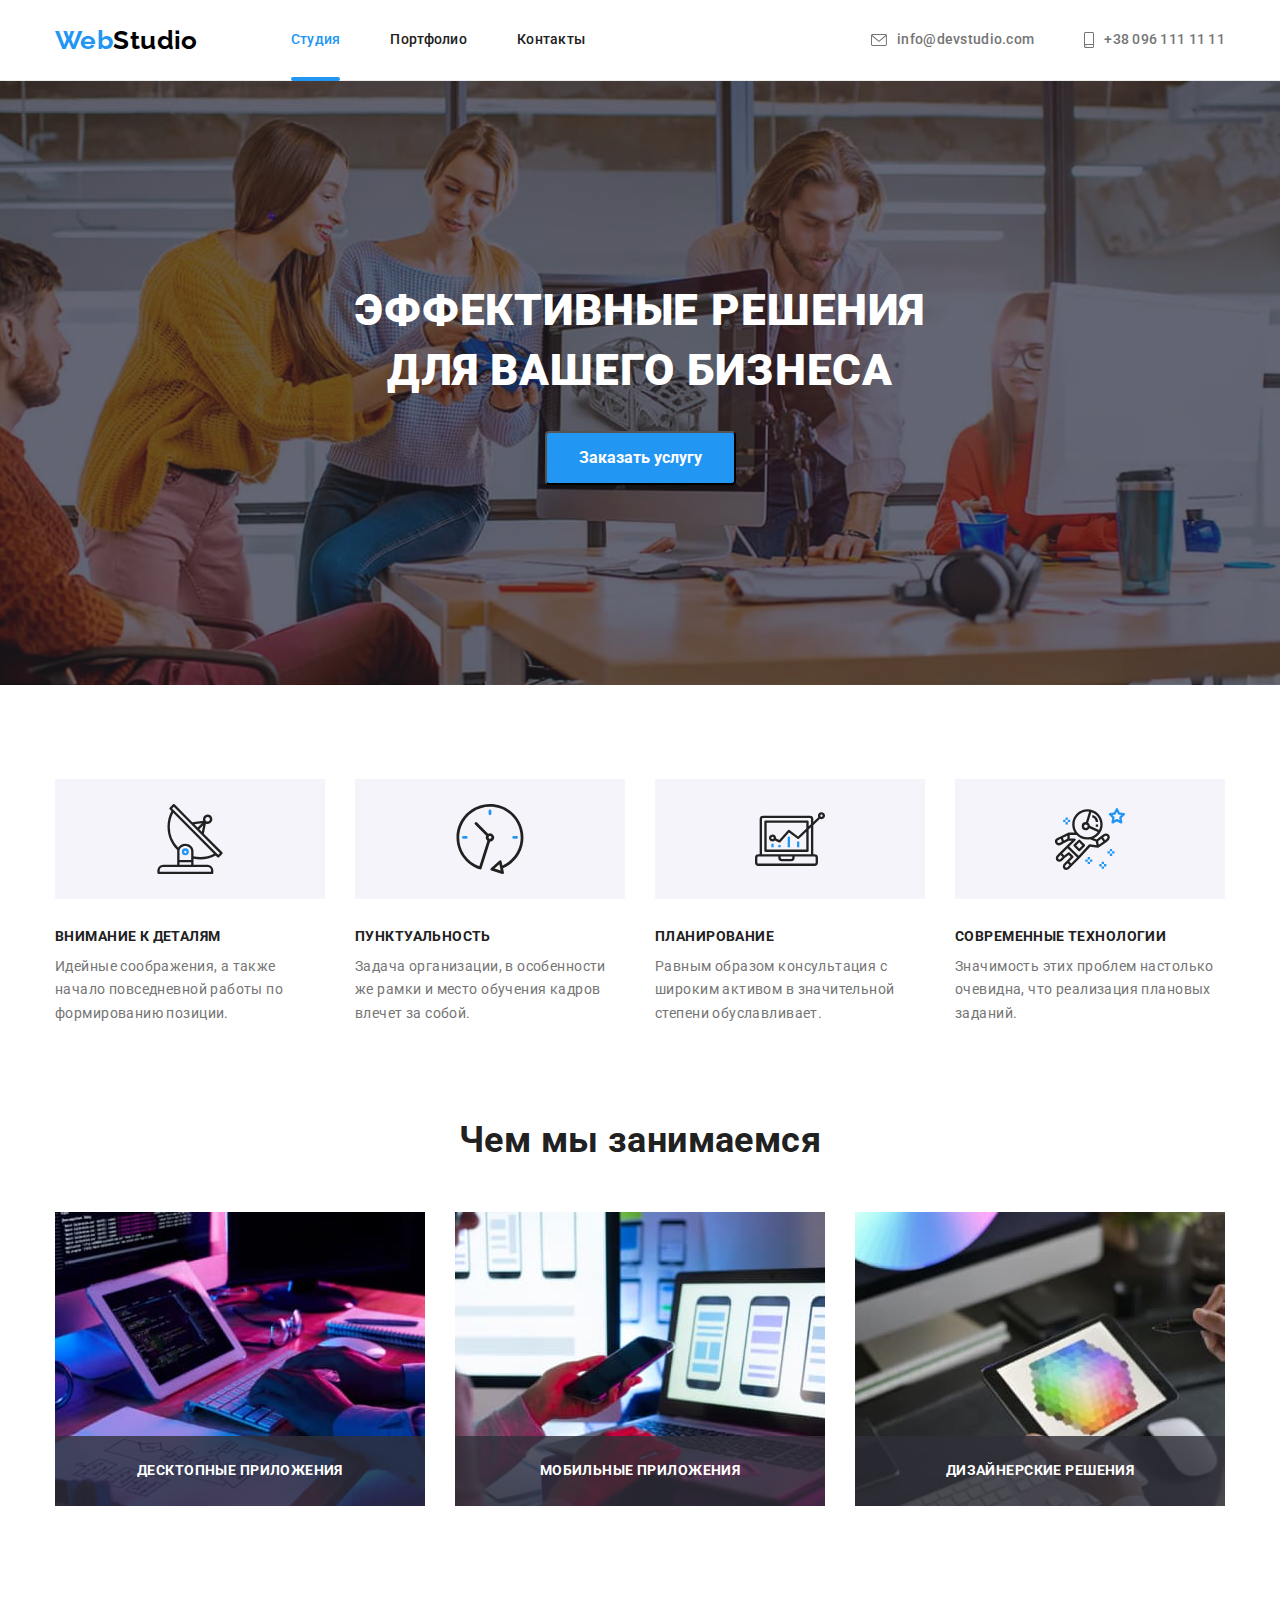
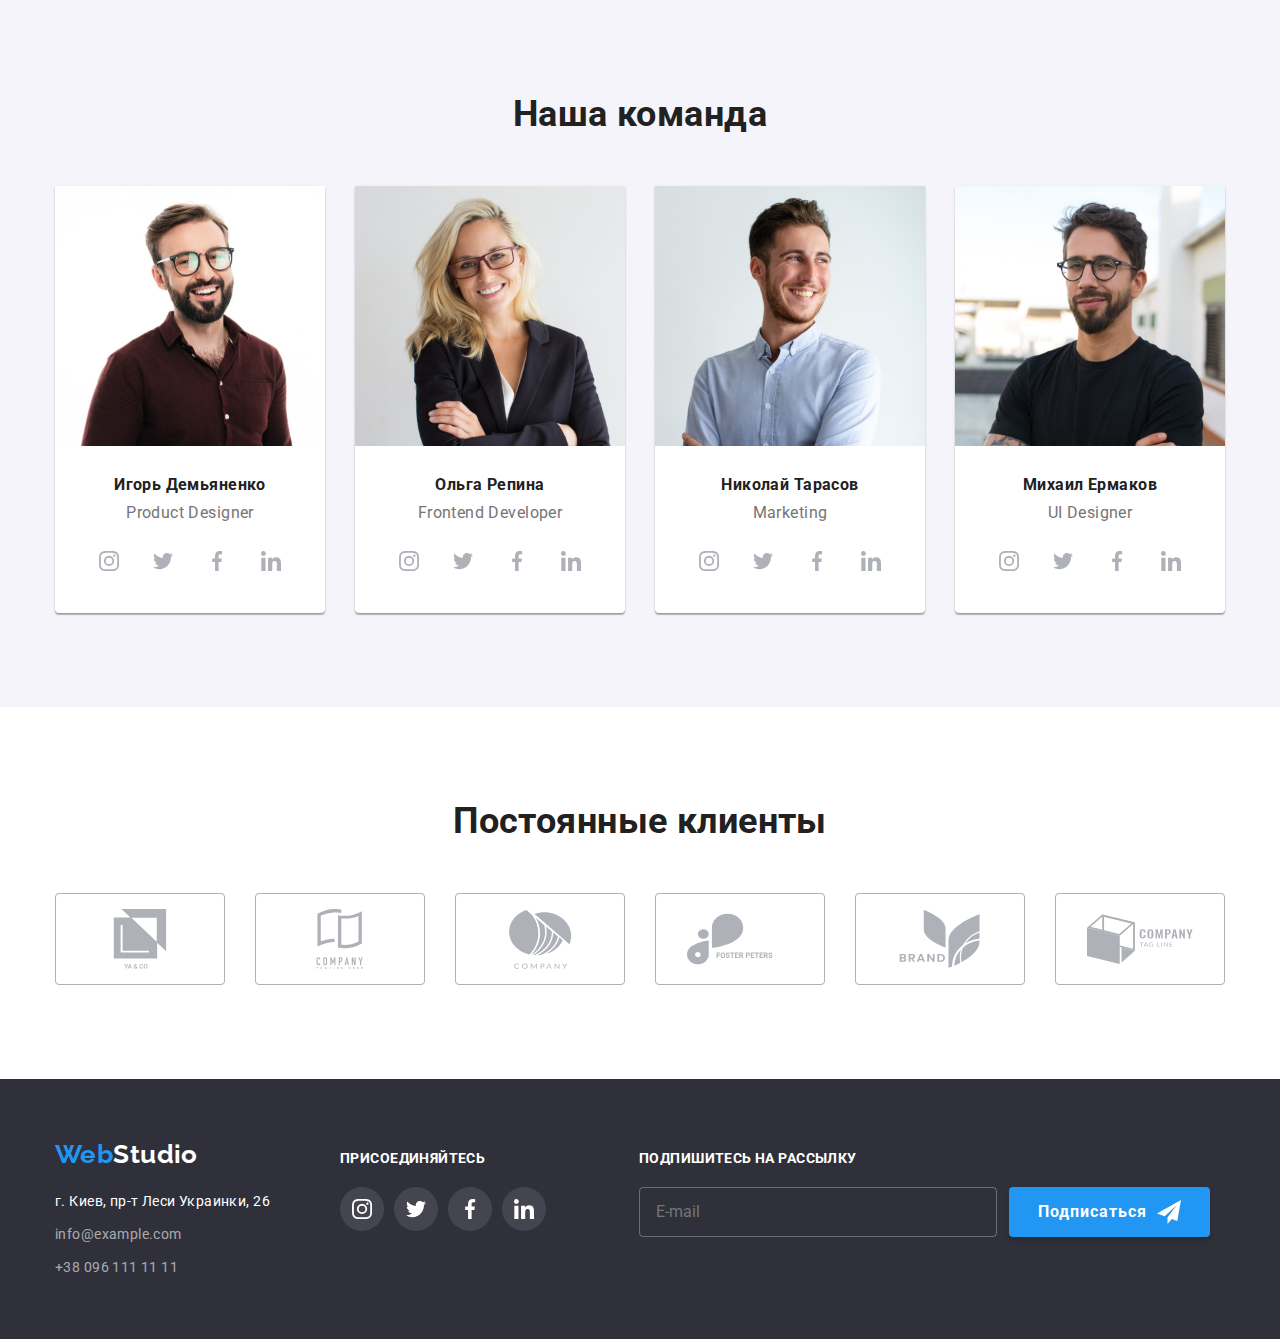
<file: index.html>
<!DOCTYPE html>
<html lang="ru">
  <head>
    <meta charset="UTF-8" />
    <meta http-equiv="X-UA-Compatible" content="IE=edge" />
    <meta name="viewport" content="width=device-width, initial-scale=1.0" />
    <title>Главная</title>
    <link
      href="https://fonts.googleapis.com/css2?family=Raleway:wght@700&family=Roboto:wght@400;500;700;900&display=swap"
      rel="stylesheet"
    />
    <link
      rel="stylesheet"
      href="https://cdnjs.cloudflare.com/ajax/libs/modern-normalize/1.1.0/modern-normalize.min.css"
    />
    <link rel="stylesheet" href="./css/styles.css" />
  </head>
  <body>
    <!--header section-->
    <header class="header">
      <!--navigation section-->
      <div class="container">
        <nav class="main-nav">
          <a href="./index.html" class="logo"
            ><span class="accent">Web</span>Studio
          </a>
          <ul class="nav-list list">
            <li class="item">
              <a href="./index.html" class="nav-link current">Студия</a>
            </li>
            <li class="item">
              <a href="./portfolio.html" class="nav-link">Портфолио</a>
            </li>
            <li class="item">
              <a href="" class="nav-link">Контакты</a>
            </li>
          </ul>
        </nav>
        <!--contacts section-->
        <ul class="contacts-list list">
          <li class="item">
            <a href="mailto:info@devstudio.com" class="contacts-link">
              <svg class="icon-header" width="16" height="12">
                <use href="./images/svg-sprite.svg#icon-envelope"></use></svg
              >info@devstudio.com</a
            >
          </li>
          <li class="item">
            <a href="tel:+380961111111" class="contacts-link">
              <svg class="icon-header" width="10" height="16">
                <use href="./images/svg-sprite.svg#icon-smartphone"></use></svg
              >+38 096 111 11 11</a
            >
          </li>
        </ul>
      </div>
    </header>
    <!--main content section-->
    <main>
      <!--hero section-->
      <section class="hero">
        <h1 class="hero-title">Эффективные решения для вашего бизнеса</h1>
        <button type="button" class="hero-button" data-modal-open>
          Заказать услугу
        </button>
      </section>
      <!--advantages section-->
      <section class="section">
        <div class="container">
          <ul class="advantages-list list">
            <li class="item">
              <div class="block-icon">
                <svg class="icon">
                  <use href="./images/svg-sprite.svg#icon-antenna"></use>
                </svg>
              </div>
              <h3 class="title">Внимание к деталям</h3>
              <p>
                Идейные соображения, а также начало повседневной работы по
                формированию позиции.
              </p>
            </li>
            <li class="item">
              <div class="block-icon">
                <svg class="icon">
                  <use href="./images/svg-sprite.svg#icon-clock"></use>
                </svg>
              </div>
              <h3 class="title">Пунктуальность</h3>
              <p>
                Задача организации, в особенности же рамки и место обучения
                кадров влечет за собой.
              </p>
            </li>
            <li class="item">
              <div class="block-icon">
                <svg class="icon" width="70" height="70">
                  <use href="./images/svg-sprite.svg#icon-diagram"></use>
                </svg>
              </div>
              <h3 class="title">Планирование</h3>
              <p>
                Равным образом консультация с широким активом в значительной
                степени обуславливает.
              </p>
            </li>
            <li class="item">
              <div class="block-icon">
                <svg class="icon">
                  <use href="./images/svg-sprite.svg#icon-astronaut"></use>
                </svg>
              </div>
              <h3 class="title">Современные технологии</h3>
              <p>
                Значимость этих проблем настолько очевидна, что реализация
                плановых заданий.
              </p>
            </li>
          </ul>
        </div>
      </section>
      <!--job profile section-->
      <section class="section job-profile">
        <div class="container">
          <h2 class="title">Чем мы занимаемся</h2>
          <ul class="job-profile-list list">
            <li class="item">
              <div class="job-image-block">
                <img
                  src="images/Website_development.jpg"
                  alt="Десктопные приложения"
                  width="370"
                  height="294"
                />
                <div class="job-title-block">
                  <h3 class="job-profile-title">Десктопные приложения</h3>
                </div>
              </div>
            </li>
            <li class="item">
              <div class="job-image-block">
                <img
                  src="images/Apps_development.jpg"
                  alt="Мобильные приложения"
                  width="370"
                  height="294"
                />
                <div class="job-title-block">
                  <h3 class="job-profile-title">Мобильные приложения</h3>
                </div>
              </div>
            </li>
            <li class="item">
              <div class="job-image-block">
                <img
                  src="images/Design_development.jpg"
                  alt="Разработка дизайна"
                  width="370"
                  height="294"
                />
                <div class="job-title-block">
                  <h3 class="job-profile-title">Дизайнерские решения</h3>
                </div>
              </div>
            </li>
          </ul>
        </div>
      </section>
      <!--our team section-->
      <section class="section our-team">
        <div class="container">
          <h2 class="title">Наша команда</h2>
          <ul class="our-team-list list">
            <li class="item">
              <img
                src="images/Igor_Demyanenko.jpg"
                alt="Игорь Демьяненко"
                width="270"
                height="260"
              />
              <div class="our-team-desc">
                <h3 class="title">Игорь Демьяненко</h3>
                <p class="text">Product Designer</p>
                <ul class="social-list list">
                  <li class="social-list-item">
                    <a href="" class="social-list-link">
                      <svg class="icon" width="20" height="20">
                        <use
                          href="./images/svg-sprite.svg#icon-instagram"
                        ></use>
                      </svg>
                    </a>
                  </li>
                  <li class="social-list-item">
                    <a href="" class="social-list-link">
                      <svg class="icon" width="20" height="20">
                        <use href="./images/svg-sprite.svg#icon-twitter"></use>
                      </svg>
                    </a>
                  </li>
                  <li class="social-list-item">
                    <a href="" class="social-list-link">
                      <svg class="icon" width="20" height="20">
                        <use href="./images/svg-sprite.svg#icon-facebook"></use>
                      </svg>
                    </a>
                  </li>
                  <li class="social-list-item">
                    <a href="" class="social-list-link">
                      <svg class="icon" width="20" height="20">
                        <use href="./images/svg-sprite.svg#icon-linkedin"></use>
                      </svg>
                    </a>
                  </li>
                </ul>
              </div>
            </li>
            <li class="item">
              <img
                src="images/Olga_Repina.jpg"
                alt="Ольга Репина"
                width="270"
                height="260"
              />
              <div class="our-team-desc">
                <h3 class="title">Ольга Репина</h3>
                <p class="text">Frontend Developer</p>
                <ul class="social-list list">
                  <li class="social-list-item">
                    <a href="" class="social-list-link">
                      <svg class="icon" width="20" height="20">
                        <use
                          href="./images/svg-sprite.svg#icon-instagram"
                        ></use>
                      </svg>
                    </a>
                  </li>
                  <li class="social-list-item">
                    <a href="" class="social-list-link">
                      <svg class="icon" width="20" height="20">
                        <use href="./images/svg-sprite.svg#icon-twitter"></use>
                      </svg>
                    </a>
                  </li>
                  <li class="social-list-item">
                    <a href="" class="social-list-link">
                      <svg class="icon" width="20" height="20">
                        <use href="./images/svg-sprite.svg#icon-facebook"></use>
                      </svg>
                    </a>
                  </li>
                  <li class="social-list-item">
                    <a href="" class="social-list-link">
                      <svg class="icon" width="20" height="20">
                        <use href="./images/svg-sprite.svg#icon-linkedin"></use>
                      </svg>
                    </a>
                  </li>
                </ul>
              </div>
            </li>
            <li class="item">
              <img
                src="images/Nikolai_Tarasov.jpg"
                alt="Николай Тарасов"
                width="270"
                height="260"
              />
              <div class="our-team-desc">
                <h3 class="title">Николай Тарасов</h3>
                <p class="text">Marketing</p>
                <ul class="social-list list">
                  <li class="social-list-item">
                    <a href="" class="social-list-link">
                      <svg class="icon" width="20" height="20">
                        <use
                          href="./images/svg-sprite.svg#icon-instagram"
                        ></use>
                      </svg>
                    </a>
                  </li>
                  <li class="social-list-item">
                    <a href="" class="social-list-link">
                      <svg class="icon" width="20" height="20">
                        <use href="./images/svg-sprite.svg#icon-twitter"></use>
                      </svg>
                    </a>
                  </li>
                  <li class="social-list-item">
                    <a href="" class="social-list-link">
                      <svg class="icon" width="20" height="20">
                        <use href="./images/svg-sprite.svg#icon-facebook"></use>
                      </svg>
                    </a>
                  </li>
                  <li class="social-list-item">
                    <a href="" class="social-list-link">
                      <svg class="icon" width="20" height="20">
                        <use href="./images/svg-sprite.svg#icon-linkedin"></use>
                      </svg>
                    </a>
                  </li>
                </ul>
              </div>
            </li>
            <li class="item">
              <img
                src="images/Mikhail_Ermakov.jpg"
                alt="Михаил Ермаков"
                width="270"
                height="260"
              />
              <div class="our-team-desc">
                <h3 class="title">Михаил Ермаков</h3>
                <p class="text">UI Designer</p>
                <ul class="social-list list">
                  <li class="social-list-item">
                    <a href="" class="social-list-link">
                      <svg class="icon" width="20" height="20">
                        <use
                          href="./images/svg-sprite.svg#icon-instagram"
                        ></use>
                      </svg>
                    </a>
                  </li>
                  <li class="social-list-item">
                    <a href="" class="social-list-link">
                      <svg class="icon" width="20" height="20">
                        <use href="./images/svg-sprite.svg#icon-twitter"></use>
                      </svg>
                    </a>
                  </li>
                  <li class="social-list-item">
                    <a href="" class="social-list-link">
                      <svg class="icon" width="20" height="20">
                        <use href="./images/svg-sprite.svg#icon-facebook"></use>
                      </svg>
                    </a>
                  </li>
                  <li class="social-list-item">
                    <a href="" class="social-list-link">
                      <svg class="icon" width="20" height="20">
                        <use href="./images/svg-sprite.svg#icon-linkedin"></use>
                      </svg>
                    </a>
                  </li>
                </ul>
              </div>
            </li>
          </ul>
        </div>
      </section>
    </main>
    <!--regular customers section-->
    <section class="section">
      <div class="container">
        <h2 class="title">Постоянные клиенты</h2>
        <ul class="regular-customers-list list">
          <li class="regular-customers-item">
            <a href="" class="regular-customers-link">
              <svg class="icon">
                <use href="./images/svg-sprite.svg#icon-client1"></use>
              </svg>
            </a>
          </li>
          <li class="regular-customers-item">
            <a href="" class="regular-customers-link">
              <svg class="icon">
                <use href="./images/svg-sprite.svg#icon-client2"></use>
              </svg>
            </a>
          </li>
          <li class="regular-customers-item">
            <a href="" class="regular-customers-link">
              <svg class="icon">
                <use href="./images/svg-sprite.svg#icon-client3"></use>
              </svg>
            </a>
          </li>
          <li class="regular-customers-item">
            <a href="" class="regular-customers-link">
              <svg class="icon">
                <use href="./images/svg-sprite.svg#icon-client41"></use>
              </svg>
            </a>
          </li>
          <li class="regular-customers-item">
            <a href="" class="regular-customers-link">
              <svg class="icon">
                <use href="./images/svg-sprite.svg#icon-client5"></use>
              </svg>
            </a>
          </li>
          <li class="regular-customers-item">
            <a href="" class="regular-customers-link">
              <svg class="icon">
                <use href="./images/svg-sprite.svg#icon-client6"></use>
              </svg>
            </a>
          </li>
        </ul>
      </div>
    </section>
    <!--footer section-->
    <footer class="footer">
      <div class="container footer-container">
        <div class="footer-block-address">
          <a href="./index.html" class="logo"
            ><span class="accent">Web</span>Studio</a
          >
          <address>
            <span class="footer-address">г. Киев, пр-т Леси Украинки, 26</span>
            <ul class="list">
              <li class="item">
                <a href="mailto:info@example.com" class="footer-link"
                  >info@example.com</a
                >
              </li>
              <li class="item">
                <a href="tel:+380961111111" class="footer-phone"
                  >+38 096 111 11 11</a
                >
              </li>
            </ul>
          </address>
        </div>
        <div>
          <p class="footer-icons-title">Присоединяйтесь</p>
          <ul class="social-list list social-footer">
            <li class="social-list-item">
              <a href="" class="social-list-link social-link-footer">
                <svg class="icon" width="20" height="20">
                  <use href="./images/svg-sprite.svg#icon-instagram"></use>
                </svg>
              </a>
            </li>
            <li class="social-list-item">
              <a href="" class="social-list-link social-link-footer">
                <svg class="icon" width="20" height="20">
                  <use href="./images/svg-sprite.svg#icon-twitter"></use>
                </svg>
              </a>
            </li>
            <li class="social-list-item">
              <a href="" class="social-list-link social-link-footer">
                <svg class="icon" width="20" height="20">
                  <use href="./images/svg-sprite.svg#icon-facebook"></use>
                </svg>
              </a>
            </li>
            <li class="social-list-item">
              <a href="" class="social-list-link social-link-footer">
                <svg class="icon" width="20" height="20">
                  <use href="./images/svg-sprite.svg#icon-linkedin"></use>
                </svg>
              </a>
            </li>
          </ul>
        </div>
        <form class="footer-submit-form">
          <p class="footer-icons-title">Подпишитесь на рассылку</p>
          <span class="footer-input-form-wrapper">
            <input
              type="email"
              name="user-email"
              class="footer-input-form"
              required
              placeholder="E-mail"
            />
            <button type="submit" class="footer-submit-button">
              <span class="submit-button-text">Подписаться</span>
              <svg class="footer-submit-icon" width="24" height="24">
                <use href="./images/svg-sprite.svg#icon-telegram"></use>
              </svg>
            </button>
          </span>
        </form>
      </div>
    </footer>
    <div class="backdrop is-hidden" data-modal>
      <div class="backdrop-modal">
        <button type="button" class="close-button" data-modal-close>
          <svg width="18" height="18" class="close-button-icon">
            <use href="./images/svg-sprite.svg#icon-close-black"></use>
          </svg>
        </button>
        <form class="modal-form">
          <p class="modal-form-head">Оставьте свои данные, мы вам перезвоним</p>
          <label class="modal-form-field">
            <span class="modal-form-item">Имя</span>
            <span class="modal-form-input-wrapper">
              <input
                type="text"
                name="user-name"
                class="modal-form-input"
                minlength="2"
                title="Не должно быть цифр и символов"
                required
              />
              <svg class="modal-form-icon" width="18" height="18">
                <use href="./images/svg-sprite.svg#icon-person"></use>
              </svg>
            </span>
          </label>
          <label class="modal-form-field">
            <span class="modal-form-item">Телефон</span>
            <span class="modal-form-input-wrapper">
              <input
                type="tel"
                name="user-phone"
                class="modal-form-input"
                title="050-555-55-55"
                required
              />
              <svg class="modal-form-icon" width="18" height="18">
                <use href="./images/svg-sprite.svg#icon-phone"></use>
              </svg>
            </span>
          </label>
          <label class="modal-form-field">
            <span class="modal-form-item">Почта</span>
            <span class="modal-form-input-wrapper">
              <input
                type="email"
                name="user-email"
                class="modal-form-input"
                title="test@gmail.com"
                required
              />
              <svg class="modal-form-icon" width="18" height="18">
                <use href="./images/svg-sprite.svg#icon-email"></use>
              </svg>
            </span>
          </label>
          <label class="modal-form-field">
            <span class="modal-form-item">Комментарий</span>
            <textarea
              name="user-message"
              class="modal-form-message"
              placeholder="Введите текст"
            ></textarea>
          </label>
          <input
            type="checkbox"
            name="accept-policy"
            id="accept-policy"
            class="modal-form-checkbox visually-hidden"
          />
          <label for="accept-policy" class="modal-form-checkbox-label"
            >Соглашаюсь с рассылкой и принимаю&nbsp;<a
              class="modal-form-checkbox-link"
              href=""
              >Условия договора</a
            ></label
          >
          <button type="submit" class="modal-form-btn">Отправить</button>
        </form>
      </div>
    </div>
    <script src="./js/modal.js"></script>
  </body>
</html>
</file>
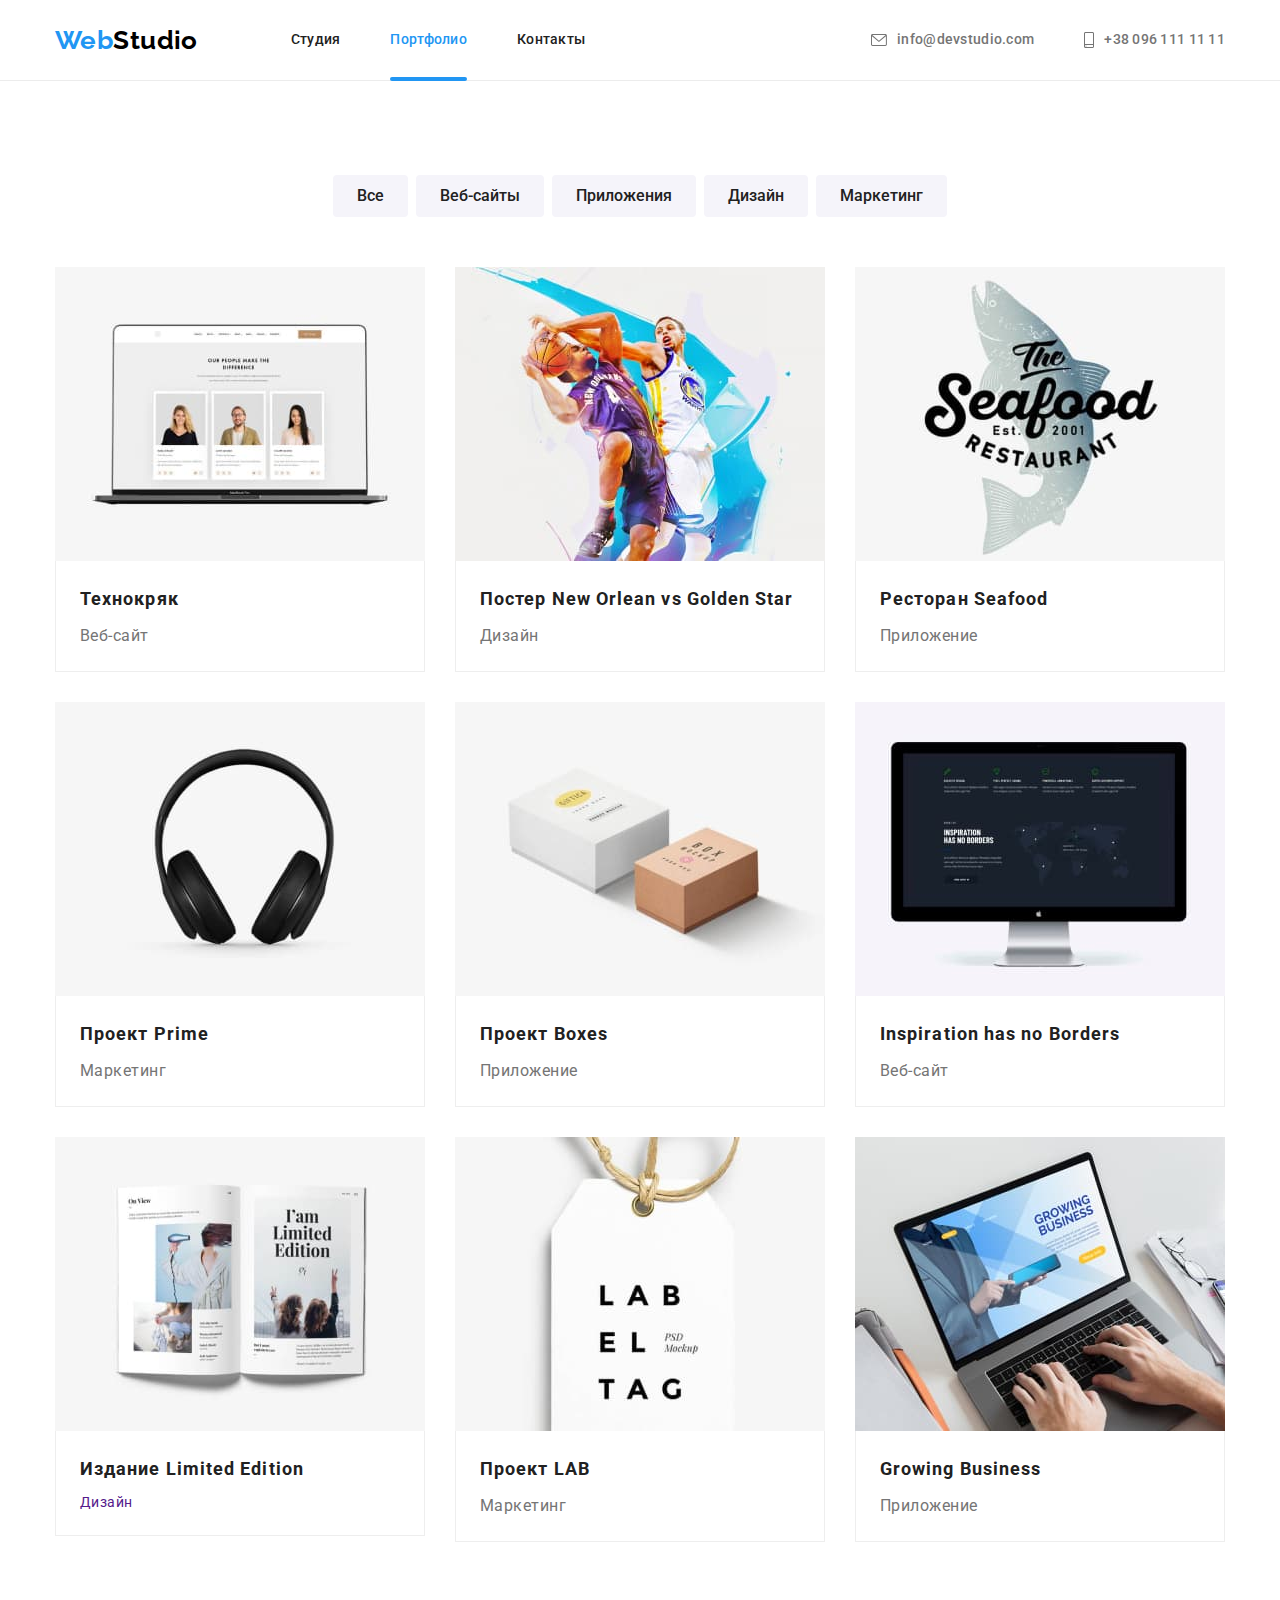
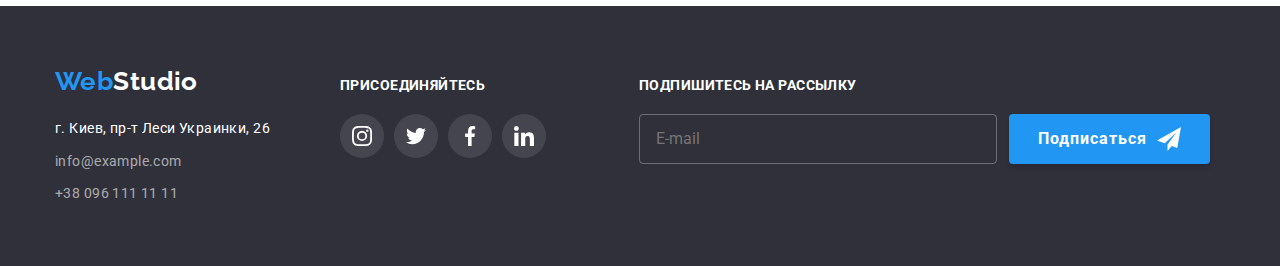
<file: portfolio.html>
<!DOCTYPE html>
<html lang="ru">
<head>
    <meta charset="UTF-8">
    <meta http-equiv="X-UA-Compatible" content="IE=edge">
    <meta name="viewport" content="width=device-width, initial-scale=1.0">
    <title>Портфолио</title>
    <link href="https://fonts.googleapis.com/css2?family=Raleway:wght@700&family=Roboto:wght@400;500;700;900&display=swap" rel="stylesheet">
    <link rel="stylesheet" href="https://cdnjs.cloudflare.com/ajax/libs/modern-normalize/1.1.0/modern-normalize.min.css">
    <link rel="stylesheet" href="./css/styles.css" />
</head>
<body>
    <!--header section-->
    <header class="header">
        <!--navigation section-->
          <div class="container">
            <nav class=" main-nav">
              <a href="./index.html" class="logo"><span class="accent">Web</span>Studio
                </a>
              <ul class="nav-list list">
                <li class="item">
                  <a href="./index.html" class="nav-link">Студия</a>
                </li>
                <li class="item">
                  <a href="./portfolio.html" class="nav-link current">Портфолио</a>
                </li>
                <li class="item">
                  <a href="" class="nav-link">Контакты</a>
                </li>
              </ul>
            </nav>
        <!--contacts section-->
              <ul class="contacts-list list">
                <li class="item">
    
                  <a href="mailto:info@devstudio.com" class="contacts-link"
                    >
                    <svg class="icon-header"
                    width="16"
                    height="12">
                      <use href="./images/svg-sprite.svg#icon-envelope" >
                      </use>
                    </svg>info@devstudio.com</a
                  >
                </li>
                <li class="item">
                  <a href="tel:+380961111111" class="contacts-link">
                    <svg class="icon-header"
                  width="10"
                  height="16">
                    <use href="./images/svg-sprite.svg#icon-smartphone" >
                    </use>
                  </svg>+38 096 111 11 11</a
                  >
                </li>
              </ul>
          </div>
        </header class="header">
    <!--main section-->
    <main>
    <!--portfolio filter section-->
    <section class="section">
        <div class="container">
            <ul class="portfolio-list list">
                <li class="item">
                    <button type="button" class="filter-button">Все</button>
                </li>
                <li class="item">
                    <button type="button" class="filter-button">Веб-сайты</button>
                </li>
                <li class="item">
                    <button type="button" class="filter-button">Приложения</button>
                </li>
                <li class="item">
                    <button type="button" class="filter-button">Дизайн</button>
                </li>
                <li class="item">
                    <button type="button" class="filter-button">Маркетинг</button>
                </li>
            </ul>
    <!--clients section-->
            <ul class="clients-list list">
                <li class="item">
                  <a href="" class="clients-list-link">
                    <div class="clients-picture-block">
                    <img src="./images/Technokryak.jpg" alt="Технокряк" width="370" height="294">
                    <p class="item-overlay">
                      Технокряк это современная площадка распространения коронавируса. 
                      Компании используют эту платформу для цифрового шпионажа и атак на защищённые сервера конкурентов.
                    </p>
                  </div>
                    <div class="clients-list-desc">
                    <h2 class="title">
                        Технокряк
                    </h2>
                    <p class="text">
                        Веб-сайт
                    </p>
                    </div>
                  </a>
                </li>
                <li class="item">
                  <a href="" class="clients-list-link">
                    <div class="clients-picture-block">
                    <img src="./images/NewOrleanGoldenStar.jpg" alt="Постер New Orlean vs Golden Star" width="370">
                    <p class="item-overlay">Технокряк это современная площадка распространения коронавируса. 
                      Компании используют эту платформу для цифрового шпионажа и атак на защищённые сервера конкурентов.
                    </p>
                  </div>
                    <div class="clients-list-desc">
                    <h2 class="title">
                        Постер New Orlean vs Golden Star
                    </h2>
                    <p class="text">
                        Дизайн
                    </p>
                </div>
                </a>
                </li>
                <li class="item">
                  <a href=""class="clients-list-link">
                    <div class="clients-picture-block">
                    <img src="./images/Seafood.jpg" alt="Ресторан Seafood" width="370">
                    <p class="item-overlay">Технокряк это современная площадка распространения коронавируса. 
                      Компании используют эту платформу для цифрового шпионажа и атак на защищённые сервера конкурентов.
                    </p>
                  </div>
                    <div class="clients-list-desc">
                    <h2 class="title">
                        Ресторан Seafood
                    </h2>
                    <p class="text">
                        Приложение
                    </p>
                </div>
              </a>
                </li>
                <li class="item">
                  <a href="" class="clients-list-link">
                    <div class="clients-picture-block">
                    <img src="./images/Prime.jpg" alt="Проект Prime" width="370">
                    <p class="item-overlay">Технокряк это современная площадка распространения коронавируса. 
                      Компании используют эту платформу для цифрового шпионажа и атак на защищённые сервера конкурентов.
                    </p>
                  </div>
                    <div class="clients-list-desc">
                    <h2 class="title">
                        Проект Prime
                    </h2>
                    <p class="text">
                        Маркетинг
                    </p>
                </div>
              </a>
                </li>
                <li class="item">
                  <a href="" class="clients-list-link">
                    <div class="clients-picture-block">
                    <img src="./images/Boxes.jpg" alt="Проект Boxes" width="370">
                    <p class="item-overlay">Технокряк это современная площадка распространения коронавируса. 
                      Компании используют эту платформу для цифрового шпионажа и атак на защищённые сервера конкурентов.
                    </p>
                  </div>
                    <div class="clients-list-desc">
                    <h2 class="title">
                        Проект Boxes
                    </h2>
                    <p class="text">
                        Приложение
                    </p>
                </div>
              </a>
                </li>
                <li class="item">
                  <a href="" class="clients-list-link">
                    <div class="clients-picture-block">
                    <img src="./images/InspirationHasNoBorders.jpg" alt="Inspiration has no Borders" width="370">
                    <p class="item-overlay">Технокряк это современная площадка распространения коронавируса. 
                      Компании используют эту платформу для цифрового шпионажа и атак на защищённые сервера конкурентов.
                    </p>
                  </div>
                    <div class="clients-list-desc">
                    <h2 class="title">
                        Inspiration has no Borders
                    </h2>
                    <p class="text">
                        Веб-сайт
                    </p>
                </div>
                </a>
                </li>
                <li class="item">
                  <a href="" class="clients-list-link">
                    <div class="clients-picture-block">
                    <img src="./images/LimitedEdition.jpg" alt="Издание Limited Edition" width="370">
                    <p class="item-overlay">Технокряк это современная площадка распространения коронавируса. 
                      Компании используют эту платформу для цифрового шпионажа и атак на защищённые сервера конкурентов.
                    </p>
                  </div>
                    <div class="clients-list-desc">
                    <h2 class="title">
                        Издание Limited Edition
                    </h2>
                    <p>
                        Дизайн
                    </p>
                </div>
              </a>
                </li>
                <li class="item">
                  <a href="" class="clients-list-link">
                    <div class="clients-picture-block">
                    <img src="./images/LAB.jpg" alt="Проект LAB" width="370">
                    <p class="item-overlay">Технокряк это современная площадка распространения коронавируса. 
                      Компании используют эту платформу для цифрового шпионажа и атак на защищённые сервера конкурентов.
                    </p>
                    </div>
                    <div class="clients-list-desc">
                    <h2 class="title">
                        Проект LAB
                    </h2>
                    <p class="text">
                        Маркетинг
                    </p>
                </div>
              </a>
                </li>
                <li class="item">
                  <a href="" class="clients-list-link">
                    <div class="clients-picture-block">
                    <img src="./images/GrowingBusiness.jpg" alt="Growing Business" width="370">
                    <p class="item-overlay">
                      Технокряк это современная площадка распространения коронавируса. 
                      Компании используют эту платформу для цифрового шпионажа и атак на защищённые сервера конкурентов.
                    </p>
                  </div>
                    <div class="clients-list-desc">
                    <h2 class="title">
                        Growing Business
                    </h2>
                    <p class="text">
                        Приложение
                    </p>
                </div>
              </a>
                </li>
            </ul>
        </div>
        </section>
    </main>   
    <!--footer section-->
    <footer class="footer">
      <div class="container footer-container">
        <div class="footer-block-address">
          <a href="./index.html" class="logo"><span class="accent">Web</span>Studio</a>
            <address>
              <span class="footer-address">г. Киев, пр-т Леси Украинки, 26</span>
              <ul class="list">
                  <li class="item">
                      <a href="mailto:info@example.com" class="footer-link"
                      >info@example.com</a
                      >
                  </li>
                  <li class="item">
                      <a href="tel:+380961111111" class="footer-phone"
                      >+38 096 111 11 11</a>
                  </li>
              </ul>
            </address>
          </div>
          <div>
            <p class="footer-icons-title">Присоединяйтесь</p>
            <ul class="social-list list social-footer">
              <li class="social-list-item">
                <a href=""  class="social-list-link social-link-footer">
                <svg class="icon" width="20" height="20">
                <use href="./images/svg-sprite.svg#icon-instagram">
                </use>
              </svg>                
            </a></li>
            <li class="social-list-item">
              <a href=""  class="social-list-link social-link-footer">
              <svg class="icon" width="20" height="20">
              <use href="./images/svg-sprite.svg#icon-twitter">
              </use>
            </svg>                
          </a></li>
          <li class="social-list-item">
            <a href=""  class="social-list-link social-link-footer">
            <svg class="icon" width="20" height="20">
            <use href="./images/svg-sprite.svg#icon-facebook">
            </use>
          </svg>                
        </a></li>
        <li class="social-list-item">
          <a href=""  class="social-list-link social-link-footer">
          <svg class="icon" width="20" height="20">
          <use href="./images/svg-sprite.svg#icon-linkedin">
          </use>
        </svg>                
      </a></li>
          </ul>
      </div>
      <form class="footer-submit-form">
        <p class="footer-icons-title">Подпишитесь на рассылку</p>
        <span class="footer-input-form-wrapper">
            <input type="email" name="user-email" class="footer-input-form" required
                placeholder="E-mail">
            <button type="submit" class="footer-submit-button">
              <span class="submit-button-text">Подписаться</span>
                <svg class="footer-submit-icon" width="24" height="24">
                    <use href="./images/svg-sprite.svg#icon-telegram"></use>
                </svg>
            </button>
        </span>
    </form>
    </div>
  </footer>
</body>
</html>
</file>
<file: css/styles.css>
:root {
  --main-text-color: #757575;
  --title-link-color: #212121;
  --accent-color: #2196F3;
  --background-light-color: #F5F4FA;
  --background-dark-color: #2F303A;
  --white-color: #ffffff;
  --footer-links-color: rgba(255, 255, 255, 0.6);
  --transition-timing: cubic-bezier(0.4, 0, 0.2, 1);
}

h1, h2, h3, p, ul {
  margin: 0;
  padding: 0;
}

img {
  display: block;
}

/*body*/

body {
  color: var(--main-text-color);

  margin: 0;
  background-color: var(--white-color);
  font-family: Roboto, sans-serif;
  font-weight: 400;
  letter-spacing: 0.03em;
  font-size: 14px;
  line-height: 1.71;
  text-decoration: none;
  font-family: 'Helvetica Neue', 'Roboto', 'Verdana', 'Tahoma', sans-serif;
}

.container {
  width: 1200px;
  padding-left: 15px;
  padding-right: 15px;
  margin: 0 auto;
}

/*list*/

.list {
  margin: 0;
  list-style: none;
}

/*header*/

.header {
  border-bottom: 1px solid #ECECEC;
}

.header .logo {
  color: #000000;
}

.header .container {
  display: flex;
  align-items: center;
}

/*logo*/

.logo {
  font-family: Raleway;
  font-weight: 700;
  font-size: 26px;
  line-height: 1.19;
  text-decoration: none;
}

.logo .accent {
  color: var(--accent-color);
}

/*navigation*/

.main-nav {
  display: flex;
  align-items: center;
}

.nav-link {
  display: block;
  padding-top: 32px;
  padding-bottom: 32px;
  color: var(--title-link-color);

  transition: color 250ms var(--transition-timing);

  font-weight: 500;
  font-size: 14px;
  line-height: 1.14;
  letter-spacing: 0.02em;
  text-decoration: none;
}

.nav-link:hover,
.nav-link:focus
 {
  color: var(--accent-color);
}

.current {
  position: relative;
  color: var(--accent-color);
}

.current::after {
  content: "";
  display: block;
  position: absolute;
  bottom: -1px;
  width: 100%;
  height: 4px;
  background-color: var(--accent-color);
  border-radius: 2px;
}

.nav-list {
  display: flex;
  align-items: center;
  margin-left: 93px;
}

.nav-list .item:not(:last-child) {
  margin-right: 50px;
}

/*contacts*/

.contacts-list {
  display: flex;
  align-items: center;
  margin-left: auto;
}

.contacts-list .item {
  display: flex;
  align-items: center;
}

.contacts-list .item + .item {
margin-left: 50px;
}

.contacts-link {
  display: flex;
  align-items: center;
  color: var(--main-text-color);
  fill: var(--main-text-color);
  padding-top: 32px;
  padding-bottom: 32px;
  font-weight: 500;
  font-size: 14px;
  line-height: 1.14;
  letter-spacing: 0.02em;
  text-decoration: none;
  cursor: pointer;

  transition: color 250ms var(--transition-timing), 
  fill 250ms var(--transition-timing);
  }

.contacts-link:hover,
.contacts-link:focus {
    color: var(--accent-color);
    fill: var(--accent-color);
  }

.icon-header {
  margin-right: 10px;
  
}

/*hero*/

.hero {
  max-width: 1600px;
  margin-top: 0;
  margin-bottom: 0;
  margin-right: auto;
  margin-left: auto;
  padding-top: 200px;
  padding-bottom: 200px;
  letter-spacing: 0.06em;
  width: auto;
  text-align: center;
  background-image: linear-gradient(to right, 
  rgba(47, 48, 58, 0.4),
  rgba(47, 48, 58, 0.4)), 
  url(../images/Overlay.jpg);
  background-size: cover;
  background-position: center;
  background-repeat: no-repeat;
  background-color: var(--background-dark-color);
}

.hero-title {
  width: 600px;
  margin-top: 0;
  margin-bottom: 30px;
  margin-right: auto;
  margin-left: auto;
  color: var(--white-color);
  font-weight: 900;
  font-size: 44px;
  line-height: 1.36;
  text-transform: uppercase;
  }

.hero-button {
  display: block;
  box-shadow: 0px 4px 4px rgba(0, 0, 0, 0.15);
  border-radius: 4px;
  margin-right: auto;
  margin-left: auto;
  padding: 10px 32px;
  background-color: var(--accent-color);
  
  color: var(--white-color);
  font-weight: 700;
  font-size: 16px;
  line-height: 1.87;
  cursor: pointer;
  text-decoration: none;
  text-align: center;
}

/*section*/

.section {
  padding-top: 94px;
  padding-bottom: 94px;
}

.section .title {
  color: var(--title-link-color);
  margin-top: 0;
  margin-bottom: 50px;
  font-weight: 700;
  font-size: 36px;
  line-height: 1.16;
}

.section h2 {
  text-align: center;
}

/*advantages and job profile*/

.job-profile {
  padding-top: 0;
}

.advantages-list, .job-profile-list {
  display: flex;
}

.advantages-list .item {
  width: 270px;
}

.advantages-list .block-icon {
  display: flex;
  align-items: center;
  justify-content: center;
  height: 120px;
  background-color: var(--background-light-color);
  margin-bottom: 30px;
}

.advantages-list .icon {
  width: 70px;
  height: 70px;
}

.advantages-list .item + .item {
  margin-left: 30px;
}

.advantages-list .title {
  margin-top: 0;
  margin-bottom: 10px;
  font-weight: 700;
  font-size: 14px;
  line-height: 1.14;
  text-transform: uppercase;
  color: var(--title-link-color);
}

.job-profile-list .item {
  width: 370px;

}
.job-image-block {
  position: relative;
}

.job-title-block {
  position: absolute;
  width: 100%;
  bottom: 0;
  height: 70px;
  padding-top: 27px;
  padding-bottom: 27px;
  background-color: rgba(47, 48, 58, 0.8);
}

.job-profile-title {
  margin: 0 0;
  color: white;
  font-weight: 700;
  font-size: 14px;
  line-height: 1.14;
  text-align: center;
  text-transform: uppercase;
}

.job-profile-list .item + .item {
  margin-left: 30px;
}

/*our team*/

.our-team {
  background-color: var(--background-light-color);
}

.our-team-list .title {
  margin-top: 0;
  margin-bottom: 10px;
  padding-left: 32px;
  padding-right: 32px;
  color: var(--title-link-color);
  font-weight: 700;
  font-size: 16px;
  line-height: 1.14;
  text-transform: capitalize;
}

.our-team-list {
  display: flex;
}

.our-team-list .item {
  width: 270px;
  background-color: white;
  box-shadow: 
  0px 1px 3px rgba(0, 0, 0, 0.12), 
  0px 1px 1px rgba(0, 0, 0, 0.14), 
  0px 2px 1px rgba(0, 0, 0, 0.2);
  border-radius: 0px 0px 4px 4px;
}

.our-team-list .item + .item {
  margin-left: 30px;
}

.our-team .text {
  margin-top: 0;
  margin-bottom: 16px;
  padding-left: 32px;
  padding-right: 32px;
  font-size: 16px;
  line-height: 1.18;
}

.our-team-desc {
  padding-top: 30px;
  padding-bottom: 30px;
  text-align: center;
}

/*social list link*/


.social-list {
  display: flex;
  justify-content: center;
}

.social-list-link {
  display: flex;
  align-items: center;
  justify-content: center;
  width: 44px;
  height: 44px;
  border-radius: 50%;
  background-color: var(--white-color);
  transition: background-color 250ms var(--transition-timing);
}

.social-list-item:not(:last-child) {
  margin-right: 10px;
}

.social-list-link .icon {
  fill: #AFB1B8;
  transition: fill 250ms var(--transition-timing);
}

.social-list-link:hover,
.social-list-link:focus {
  background-color: var(--accent-color);
  cursor: pointer;
}

.social-list-link:hover .icon,
.social-list-link:focus .icon {
  display: block;
  fill: white;
  cursor: pointer;
}

/*regular customers*/

.regular-customers-list {
  display: flex;
}

.regular-customers-link {
  display: flex;
  align-items: center;
  justify-content: center;
  width: 170px;
  height: 92px;
  border: 1px solid #AFB1B8;
  border-radius: 4px;

  transition: border-color 250ms var(--transition-timing);
}

.regular-customers-item:not(:last-child) {
  margin-right: 30px;
}

.regular-customers-link:hover,
.regular-customers-link:focus { 
  border-color: var(--accent-color);
  cursor: pointer;
}

.regular-customers-link:hover .icon,
.regular-customers-link:focus .icon {
  fill: var(--accent-color);
  cursor: pointer;
}

.regular-customers-link .icon {
  width: 106px;
  height: 60px;
  fill: #AFB1B8;

  transition: fill 250ms var(--transition-timing);
}

/*portfolio filter*/

.portfolio-list {
  display: flex;
  justify-content: center;
  margin-bottom: 50px;
}

.portfolio-list .item + .item {
  margin-left: 8px;
}

.filter-button {
  border-radius: 4px;
  border-color: transparent;
  padding: 6px 22px;
  background-color: var(--background-light-color);
  color: var(--title-link-color);
  font-weight: 500;
  font-size: 16px;
  line-height: 1.62;

  transition: background-color 250ms var(--transition-timing), 
  color 250ms var(--transition-timing),
  box-shadow 250ms var(--transition-timing);

  cursor: pointer;
  text-decoration: none;
}

.filter-button:hover,
.filter-button:focus {
  background-color: var(--accent-color);
  color: var(--white-color);
  box-shadow: 0px 3px 1px rgba(0, 0, 0, 0.1), 
  0px 1px 2px rgba(0, 0, 0, 0.08), 
  0px 2px 2px rgba(0, 0, 0, 0.12);
  }

/*clients*/

.clients-list {
  display: flex;
  flex-wrap: wrap;
  margin-right: -30px;
  margin-bottom: -30px;
}

.clients-list > .item {
  flex-basis: calc(100% / 3 - 30px);
  margin-top: 0;
  margin-left: 0;
  margin-right: 30px;
  margin-bottom: 30px;
}

.item-overlay {
  position: absolute;
  top: 0;
  left: 0;
  width: 100%;
  height: 100%;
  background-color: rgba(33, 150, 243, 0.9);
  color: white;
  padding: 63px 24px;

  transform: translateY(100%);
  opacity: 0;
  transition: transform 250ms var(--transition-timing),
  opacity 250ms var(--transition-timing),
  box-shadow 250ms var(--transition-timing);

  font-weight: 400;
  font-size: 18px;
  line-height: 1.56;
  letter-spacing: 0.03em;
}

.clients-picture-block {
  position: relative;
  overflow: hidden;
}

.clients-list > .item:nth-child(3n) {
  margin-right: 0;
}

.clients-list > .item:nth-last-child(-n + 3) {
  margin-bottom: 0;
}

.clients-list-link {
  display: block;
  text-decoration: none;
  margin-top: 0;
  margin-bottom: 0;

  transition: box-shadow 250ms var(--transition-timing);

}

.clients-list-link:hover,
.clients-list-link:focus {
  box-shadow: 0px 1px 1px
  rgba(0, 0, 0, 0.12), 
  0px 4px 4px rgba(0, 0, 0, 0.06), 
  1px 4px 6px rgba(0, 0, 0, 0.16);
  cursor: pointer;
}

.clients-list-link:hover .item-overlay,
.clients-list-link:focus .item-overlay {
  transform: translateY(0);
  opacity: 1;
}


.clients-list-desc {
  width: 370px;
  border-left: 1px solid #EEEEEE;
  border-right: 1px solid #EEEEEE;
  border-bottom: 1px solid #EEEEEE;
  padding-top: 20px;
  padding-bottom: 20px;
  padding-right: 24px;
  padding-left: 24px;
}

.clients-list .title {
  margin-top: 0;
  margin-bottom: 4px;
  color: var(--title-link-color);
  font-weight: 700;
  font-size: 18px;
  line-height: 2;
  letter-spacing: 0.06em;
  text-align: left;
  text-decoration: none;

}

.clients-list-link .text {
  font-size: 16px;
  line-height: 1.87;
  letter-spacing: 0.03em;
  color: var(--main-text-color);
  text-decoration: none;
}

/*footer*/

.footer {
  display: block;
  padding-top: 60px;
  padding-bottom: 60px;
  margin-right: auto;
  margin-left: auto;
  background-color: var(--background-dark-color);
}

.footer-container {
  display: flex;
  align-items: baseline;
}

.footer-icons-title {
  margin-top: 0;
  margin-bottom: 20px;
  font-weight: 700;
  font-size: 14px;
  line-height: 1.14;
  text-transform: uppercase;
  color: var(--white-color);
}

.social-footer {
  margin-top: 0;
  margin-right: 93px;
}

.social-link-footer {
  background-color: rgba(255, 255, 255, 0.1);
}

.social-link-footer .icon {
  fill: var(--white-color);
}

.footer .logo {
  display: inline-block;
  margin-bottom: 20px;
  color: var(--white-color);
}

.footer .list {
  margin-top: 9px;
  text-decoration: none;
}

.footer-address {
  margin-top: 0;
  margin-bottom: 0;
  font-style: normal;
  font-size: 14px;
  line-height: 1.71;
  color: var(--white-color);
}

.footer-block-address {
  margin-right: 70px;
}

.footer-link {
  display: block;
  margin-top: 0;
  margin-bottom: 0;
  font-style: normal;
  font-size: 14px;
  line-height: 1.71;
  color: var(--footer-links-color);
  text-decoration: none;

  transition: color 250ms var(--transition-timing);
}

.footer-phone {
  margin-top: 0;
  margin-bottom: 0;
  font-style: normal;
  font-size: 14px;
  line-height: 1.71;
  color: var(--footer-links-color);
  text-decoration: none;

  transition: color 250ms var(--transition-timing);
}

.footer .item:first-child {
  margin-bottom: 9px;
}

.footer-link:hover,
.footer-link:focus,
.footer-phone:hover,
.footer-phone:focus {
  color: var(--accent-color);
}

.footer-submit-form {
  display: flex;
  flex-direction: column;
}

.footer-input-form-wrapper {
  display: flex;
  align-items: center;
}

.footer-input-form {
  width: 358px;
  height: 50px;
  padding: 15px 16px;
  margin-right: 12px;
  border: 1px solid rgba(255, 255, 255, 0.3);
  border-radius: 4px;
  color: var(--white-color);
  background: none;
  outline: none;
}

.footer-input-form::placeholder {
  font-size: 16px;
  line-height: 1.25;
  color: rgba(255, 255, 255, 0,6);
}

.footer-submit-button {
  display: flex;
  align-items: center;
  background-color: var(--accent-color);
  padding: 10px 29px;
  min-width: 200px;
  box-shadow: 0px 4px 4px rgba(0, 0, 0, 0.15);
  border: none;
  border-radius: 4px;
  cursor: pointer;
}

.submit-button-text {
  font-weight: 700;
  font-size: 16px;
  line-height: 1.87;
  letter-spacing: 0.06em;
  color: var(--white-color);
  margin-right: 10px;
}

/*backdrop and modal*/

.backdrop {
  position: fixed;
  top: 0;
  left: 0;
  width: 100vw;
  height: 100vh;
  background-color: rgba(0, 0, 0, 0.2);

  opacity: 1;
  visibility: visible;
  pointer-events: auto;
  transform: scale(1);

  transition: transform 250ms var(--transition-timing),
  opacity 250ms var(--transition-timing),
  visibility 250ms var(--transition-timing);
}

.backdrop.is-hidden {
  opacity: 0;
  visibility: hidden;
  pointer-events: none;
  transform: scale(0);
}

.backdrop-modal {
  position: absolute;
  top: 50%;
  left: 50%;
  transform: translate(-50%, -50%);
  width: 528px;
  height: 581px;
  padding: 40px;
  background-color: var(--white-color);
}

.close-button {
  position: absolute;
  top: 8px;
  right: 8px;
  display: flex;
  align-items: center;
  justify-content: center;
  width: 30px;
  height: 30px;
  padding: 0 0;
  background-color: transparent;
  border: 1px solid rgba(0, 0, 0, 0.1);
  border-radius: 50%;
  cursor: pointer;

  transition: fill 250ms var(--transition-timing);
}

.close-button:hover .close-button-icon {
  fill: var(--accent-color)
}

/*modal form*/

.modal-form {
  display: flex;
  flex-direction: column;
}

.modal-form-head {
  margin-bottom: 12px;
  text-align: center;
  font-weight: 700;
  font-size: 20px;
  line-height: 1.15;
  letter-spacing: 0.03em;
  color: var(--title-link-color);
}

.modal-form-field {
  letter-spacing: 0.03em;
  font-size: 14px;
  line-height: 1.71;
}

.modal-form-field + .modal-form-field {
  margin-top: 10px;
}

.modal-form-item {
  display: block;
  font-size: 12px;
  line-height: 1.17;
  letter-spacing: 0.01em;
  margin-top: 0;
  margin-bottom: 4px;
}

.modal-form-input-wrapper {
  position: relative;
  display: block;
  margin-top: 0;
  margin-bottom: 0;
}

.modal-form-input {
  width: 100%;
  height: 40px;
  border: 1px solid rgba(33, 33, 33, 0.2);
  border-radius: 4px;
  padding-left: 40px;

  transition: border-color 250ms var(--transition-timing);
}

.modal-form-input:focus {
  border-color: var(--accent-color);
  outline: none;
}

.modal-form-checkbox-label {
  display: flex;
  align-items: center;
  font-size: 14px;
  line-height: 1.71px;
  letter-spacing: 0.03em;
  margin-bottom: 30px;
  color: var(--main-text-color);
}

.modal-form-checkbox-link {
  color: var(--accent-color);
}

.modal-form-icon {
  position: absolute;
  top: 50%;
  left: 12px;
  transform: translateY(-50%);
  display: block;
  width: 18px;
  height: 18px;
  fill: var(--title-link-color);

  transition: fill 250ms var(--transition-timing);
}

.modal-form-input:focus + .modal-form-icon {
  fill: var(--accent-color);
}

.modal-form-message {
  width: 100%;
  height: 120px;
  resize: none;
  border: 1px solid rgba(33, 33, 33, 0.2);
  border-radius: 4px;
  padding: 12px 16px;
  margin-bottom: 20px;
}

.modal-form-message:focus {
  border-color: var(--accent-color);
  outline: none;
}

.modal-form-message::placeholder {
  color: rgba(85, 85, 85, 0.5);
}

.visually-hidden {
  position: absolute !important;
  clip: rect(1px 1px 1px 1px); /* IE6, IE7 */
  clip: rect(1px, 1px, 1px, 1px);
  padding: 0 !important;
  border: 0 !important;
  height: 1px !important;
  width: 1px !important;
  overflow: hidden;
}

.modal-form-checkbox-label::before {
  display: block;
  content: "";
  width: 16px;
  height: 15px;
  border: 1px solid var(--title-link-color);
  cursor: pointer;
  margin-right: 10px;
}

.modal-form-checkbox:checked + .modal-form-checkbox-label::before {
  background-image: url(../images/icon-check.svg);
  border: none;
  background-position: center;
  background-repeat: no-repeat;
  background-size: cover;
}

.modal-form-btn {
  align-self: center;
  margin-bottom: 40px;
  width: 200px;
  height: 50px;
  padding: 10px 55px;
  font-weight: 700;
  font-size: 16px;
  line-height: 1.87;
  letter-spacing: 0.06em;
  color: var(--white-color);
  border: none;
  border-radius: 4px;
  box-shadow: 0px 4px 4px rgba(0, 0, 0, 0.15);
  background-color: var(--accent-color);
  cursor: pointer;
}
</file>
